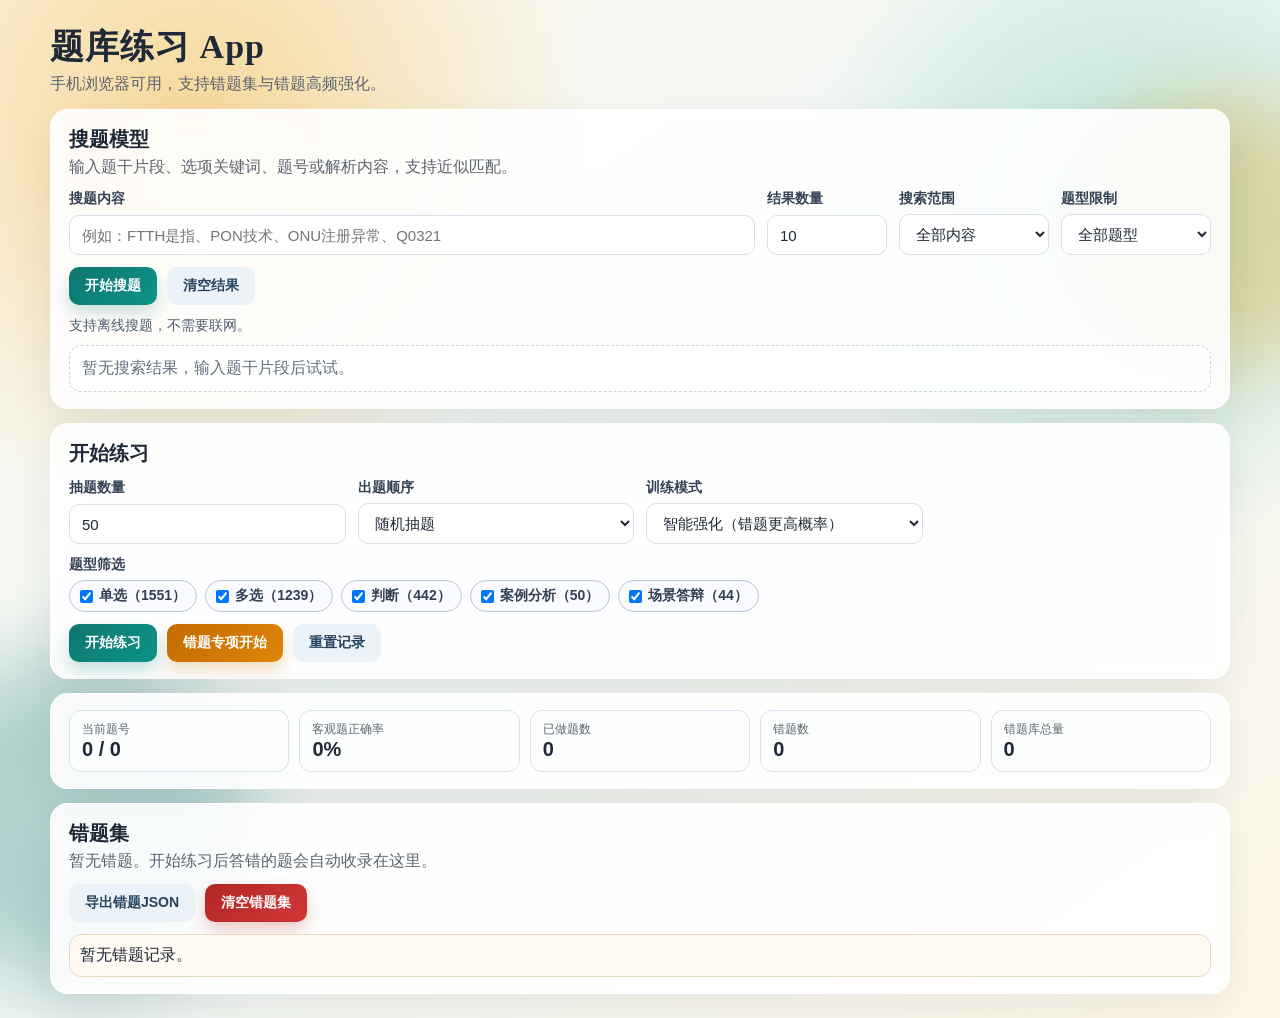
<file: index.html>
<!doctype html>
<html lang="zh-CN">
  <head>
    <meta charset="UTF-8" />
    <meta name="viewport" content="width=device-width, initial-scale=1.0" />
    <title>题库练习 App</title>
    <link rel="stylesheet" href="./styles.css" />
    <script defer src="./data/questions.js"></script>
    <script defer src="./app.js"></script>
  </head>
  <body>
    <div class="shape shape-a" aria-hidden="true"></div>
    <div class="shape shape-b" aria-hidden="true"></div>
    <main class="app-shell">
      <header class="hero">
        <h1>题库练习 App</h1>
        <p>手机浏览器可用，支持错题集与错题高频强化。</p>
      </header>

      <section class="panel search-panel">
        <div class="search-head">
          <h2>搜题模型</h2>
          <p>输入题干片段、选项关键词、题号或解析内容，支持近似匹配。</p>
        </div>
        <div class="search-grid">
          <div class="field search-field">
            <label for="search-input">搜题内容</label>
            <input
              id="search-input"
              type="text"
              placeholder="例如：FTTH是指、PON技术、ONU注册异常、Q0321"
            />
          </div>
          <div class="field">
            <label for="search-limit">结果数量</label>
            <input id="search-limit" type="number" min="1" max="50" value="10" />
          </div>
          <div class="field">
            <label for="search-scope">搜索范围</label>
            <select id="search-scope">
              <option value="all">全部内容</option>
              <option value="stem">仅题干</option>
              <option value="options">仅选项</option>
              <option value="analysis">仅解析</option>
              <option value="answer">仅答案</option>
            </select>
          </div>
          <div class="field">
            <label for="search-type-filter">题型限制</label>
            <select id="search-type-filter">
              <option value="all">全部题型</option>
            </select>
          </div>
        </div>
        <div class="setup-actions">
          <button id="search-btn" class="btn btn-primary">开始搜题</button>
          <button id="clear-search-btn" class="btn btn-ghost">清空结果</button>
        </div>
        <p id="search-summary" class="search-summary">支持离线搜题，不需要联网。</p>
        <div id="search-results" class="search-results"></div>
      </section>

      <section class="panel setup-panel">
        <h2>开始练习</h2>
        <div class="setup-grid">
          <div class="field">
            <label for="question-count">抽题数量</label>
            <input id="question-count" type="number" min="1" value="50" />
          </div>

          <div class="field">
            <label for="order-mode">出题顺序</label>
            <select id="order-mode">
              <option value="random">随机抽题</option>
              <option value="sequence">按原顺序</option>
            </select>
          </div>

          <div class="field">
            <label for="practice-mode">训练模式</label>
            <select id="practice-mode">
              <option value="smart">智能强化（错题更高概率）</option>
              <option value="normal">均匀随机</option>
              <option value="wrong-only">仅错题集</option>
            </select>
          </div>

          <div class="field type-field">
            <span>题型筛选</span>
            <div id="type-filters" class="type-filters"></div>
          </div>
        </div>
        <div class="setup-actions">
          <button id="start-btn" class="btn btn-primary">开始练习</button>
          <button id="start-wrong-btn" class="btn btn-warm">错题专项开始</button>
          <button id="reset-btn" class="btn btn-ghost">重置记录</button>
        </div>
      </section>

      <section class="panel stats-panel">
        <div class="stat">
          <span class="label">当前题号</span>
          <strong id="stat-progress">0 / 0</strong>
        </div>
        <div class="stat">
          <span class="label">客观题正确率</span>
          <strong id="stat-accuracy">0%</strong>
        </div>
        <div class="stat">
          <span class="label">已做题数</span>
          <strong id="stat-done">0</strong>
        </div>
        <div class="stat">
          <span class="label">错题数</span>
          <strong id="stat-wrong">0</strong>
        </div>
        <div class="stat">
          <span class="label">错题库总量</span>
          <strong id="stat-wrong-bank">0</strong>
        </div>
      </section>

      <section id="question-panel" class="panel question-panel hidden">
        <div class="question-top">
          <div class="meta-group">
            <span id="meta-type" class="chip"></span>
            <span id="meta-category" class="chip chip-soft"></span>
            <span id="meta-level" class="chip chip-soft"></span>
          </div>
          <div class="jump-group">
            <label for="jump-input">跳题</label>
            <input id="jump-input" type="number" min="1" value="1" />
            <button id="jump-btn" class="btn btn-mini">跳转</button>
          </div>
        </div>

        <h3 id="question-title"></h3>
        <pre id="question-stem" class="question-stem"></pre>

        <div id="options-wrap" class="options-wrap"></div>

        <div id="subjective-wrap" class="subjective-wrap hidden">
          <label for="subjective-note">你的答题思路（可选记录）</label>
          <textarea
            id="subjective-note"
            rows="5"
            placeholder="可以写你的关键步骤、沟通话术、判断依据..."
          ></textarea>
        </div>

        <div class="actions">
          <button id="check-btn" class="btn btn-primary">提交并判定</button>
          <button id="show-answer-btn" class="btn btn-ghost">查看答案/解析</button>
          <button id="prev-btn" class="btn btn-ghost">上一题</button>
          <button id="next-btn" class="btn btn-primary">下一题</button>
        </div>

        <div id="result-box" class="result-box hidden"></div>
      </section>

      <section class="panel wrongbook-panel">
        <div class="wrongbook-head">
          <h2>错题集</h2>
          <p id="wrongbook-summary">暂无错题。</p>
        </div>
        <div class="wrongbook-actions">
          <button id="export-wrong-btn" class="btn btn-ghost">导出错题JSON</button>
          <button id="clear-wrong-btn" class="btn btn-danger">清空错题集</button>
        </div>
        <div id="wrongbook-list" class="wrongbook-list"></div>
      </section>
    </main>
  </body>
</html>
</file>
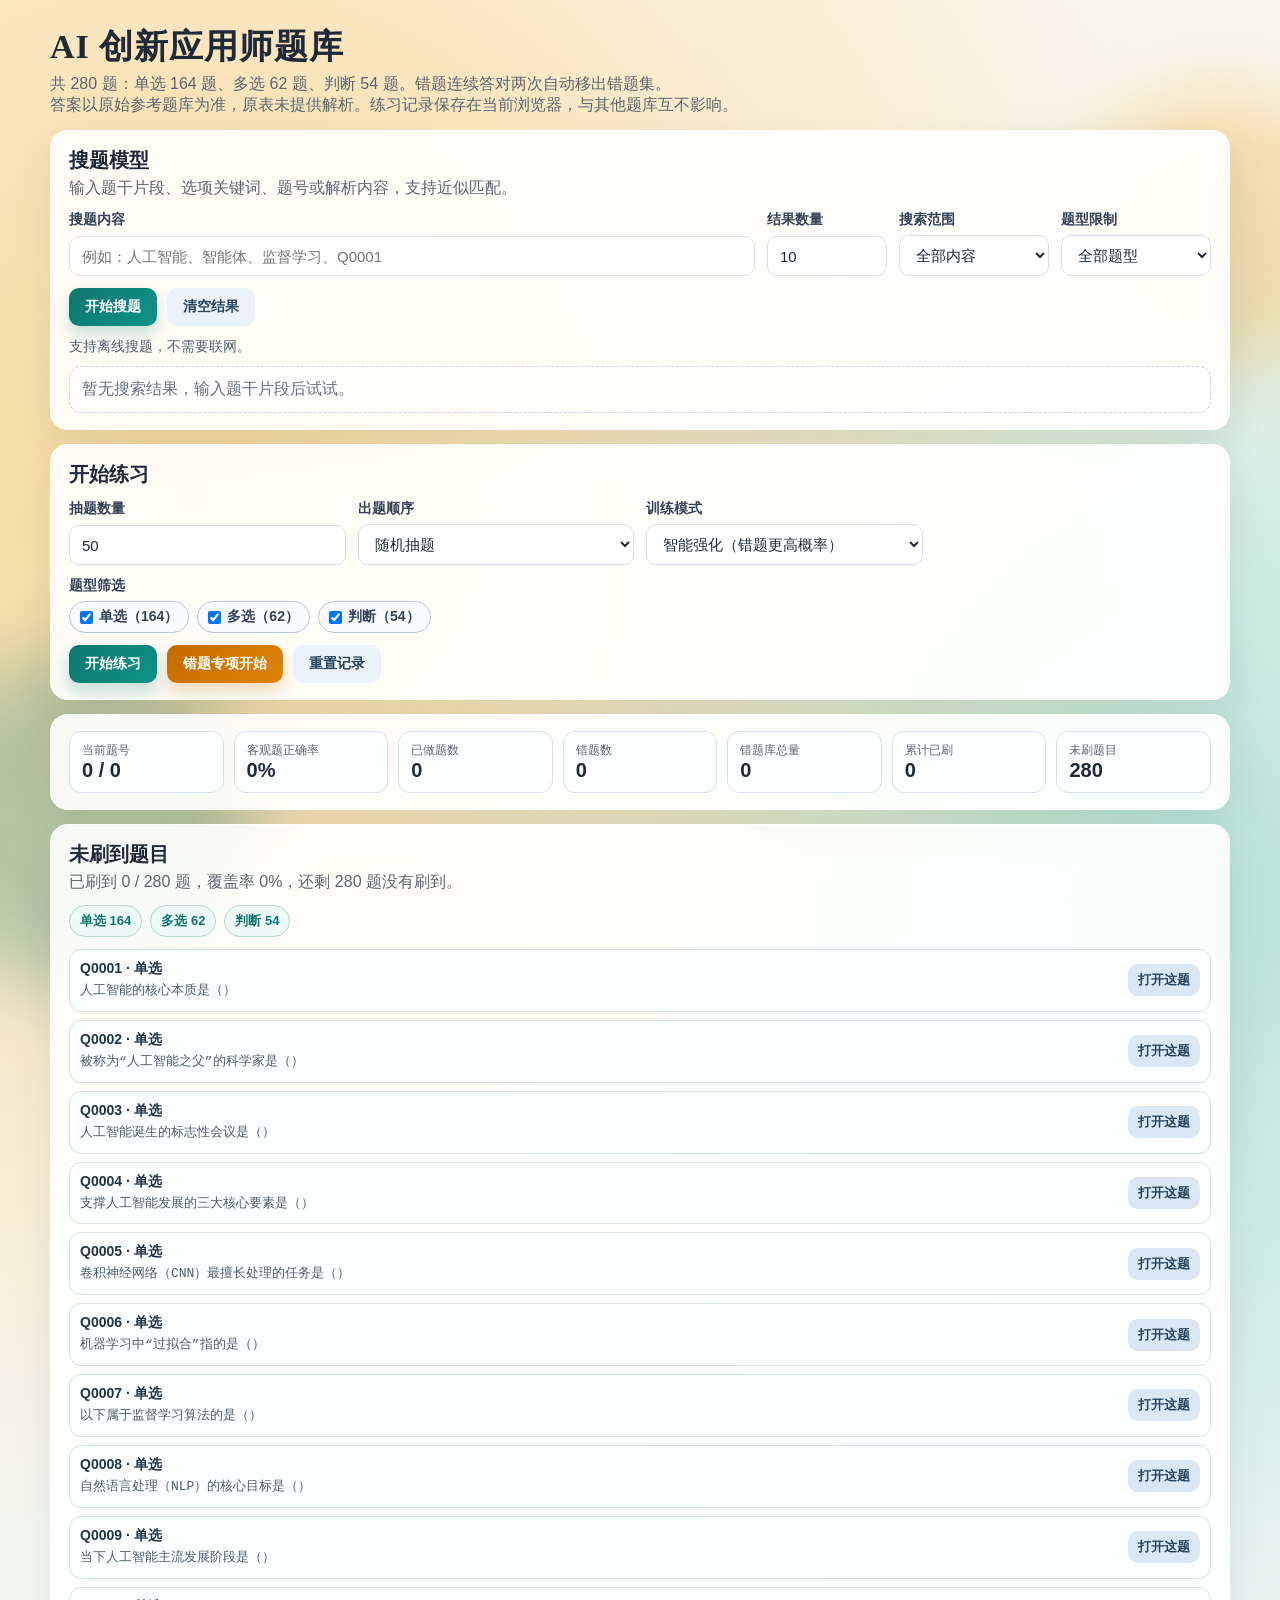
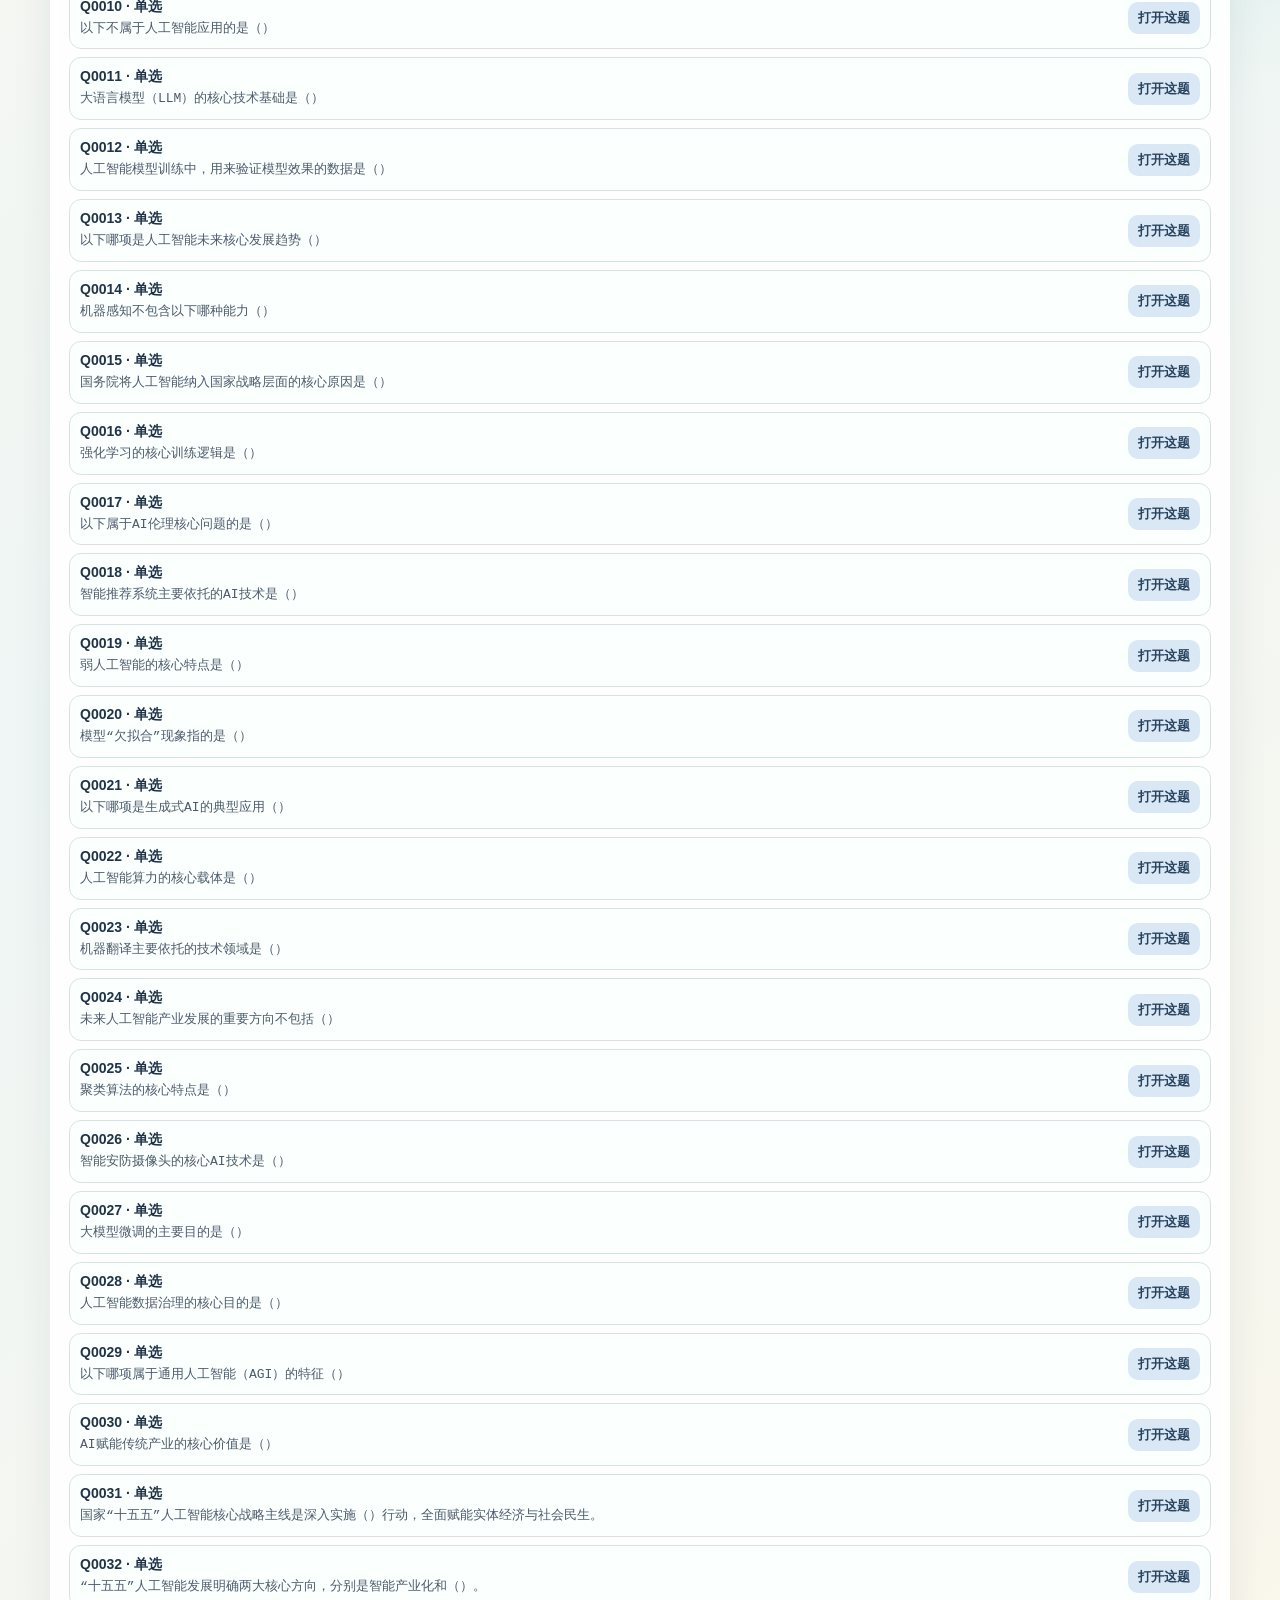
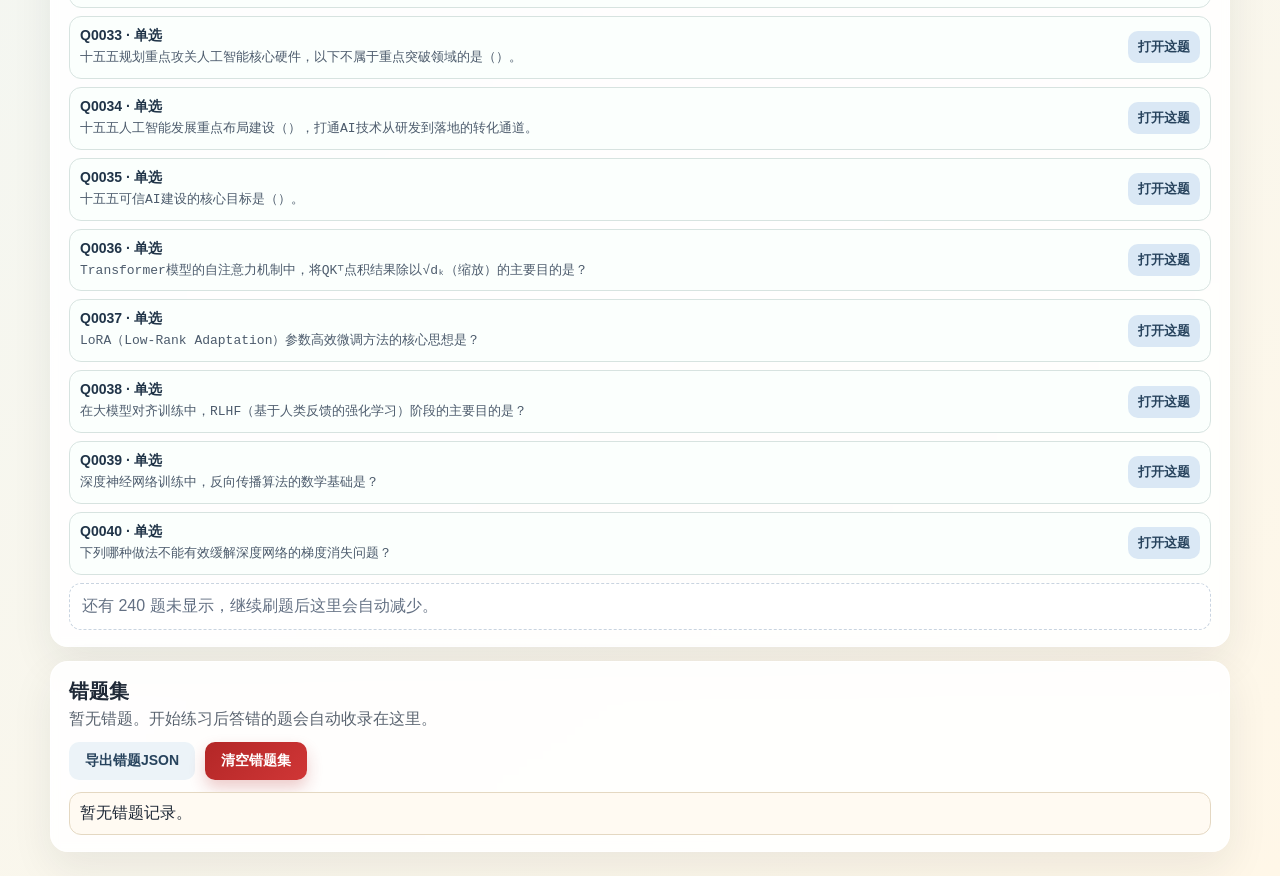
<file: ai-innovation/index.html>
<!doctype html>
<html lang="zh-CN">
  <head>
    <meta charset="UTF-8" />
    <meta name="viewport" content="width=device-width, initial-scale=1.0" />
    <title>AI 创新应用师题库</title>
    <link rel="stylesheet" href="./styles.css" />
    <script>
      window.QUIZ_APP_STORAGE_KEY = "quiz_trainer_ai_innovation_state_v1";
    </script>
    <script defer src="./data/questions.js"></script>
    <script defer src="./app.js"></script>
  </head>
  <body>
    <div class="shape shape-a" aria-hidden="true"></div>
    <div class="shape shape-b" aria-hidden="true"></div>
    <main class="app-shell">
      <header class="hero">
        <h1>AI 创新应用师题库</h1>
        <p>共 280 题：单选 164 题、多选 62 题、判断 54 题。错题连续答对两次自动移出错题集。</p>
        <p>答案以原始参考题库为准，原表未提供解析。练习记录保存在当前浏览器，与其他题库互不影响。</p>
      </header>

      <section class="panel search-panel">
        <div class="search-head">
          <h2>搜题模型</h2>
          <p>输入题干片段、选项关键词、题号或解析内容，支持近似匹配。</p>
        </div>
        <div class="search-grid">
          <div class="field search-field">
            <label for="search-input">搜题内容</label>
            <input
              id="search-input"
              type="text"
              placeholder="例如：人工智能、智能体、监督学习、Q0001"
            />
          </div>
          <div class="field">
            <label for="search-limit">结果数量</label>
            <input id="search-limit" type="number" min="1" max="50" value="10" />
          </div>
          <div class="field">
            <label for="search-scope">搜索范围</label>
            <select id="search-scope">
              <option value="all">全部内容</option>
              <option value="stem">仅题干</option>
              <option value="options">仅选项</option>
              <option value="analysis">仅解析</option>
              <option value="answer">仅答案</option>
            </select>
          </div>
          <div class="field">
            <label for="search-type-filter">题型限制</label>
            <select id="search-type-filter">
              <option value="all">全部题型</option>
            </select>
          </div>
        </div>
        <div class="setup-actions">
          <button id="search-btn" class="btn btn-primary">开始搜题</button>
          <button id="clear-search-btn" class="btn btn-ghost">清空结果</button>
        </div>
        <p id="search-summary" class="search-summary">支持离线搜题，不需要联网。</p>
        <div id="search-results" class="search-results"></div>
      </section>

      <section class="panel setup-panel">
        <h2>开始练习</h2>
        <div class="setup-grid">
          <div class="field">
            <label for="question-count">抽题数量</label>
            <input id="question-count" type="number" min="1" value="50" />
          </div>

          <div class="field">
            <label for="order-mode">出题顺序</label>
            <select id="order-mode">
              <option value="random">随机抽题</option>
              <option value="sequence">按原顺序</option>
            </select>
          </div>

          <div class="field">
            <label for="practice-mode">训练模式</label>
            <select id="practice-mode">
              <option value="smart">智能强化（错题更高概率）</option>
              <option value="normal">均匀随机</option>
              <option value="wrong-only">仅错题集</option>
            </select>
          </div>

          <div class="field type-field">
            <span>题型筛选</span>
            <div id="type-filters" class="type-filters"></div>
          </div>
        </div>
        <div class="setup-actions">
          <button id="start-btn" class="btn btn-primary">开始练习</button>
          <button id="start-wrong-btn" class="btn btn-warm">错题专项开始</button>
          <button id="reset-btn" class="btn btn-ghost">重置记录</button>
        </div>
      </section>

      <section class="panel stats-panel">
        <div class="stat">
          <span class="label">当前题号</span>
          <strong id="stat-progress">0 / 0</strong>
        </div>
        <div class="stat">
          <span class="label">客观题正确率</span>
          <strong id="stat-accuracy">0%</strong>
        </div>
        <div class="stat">
          <span class="label">已做题数</span>
          <strong id="stat-done">0</strong>
        </div>
        <div class="stat">
          <span class="label">错题数</span>
          <strong id="stat-wrong">0</strong>
        </div>
        <div class="stat">
          <span class="label">错题库总量</span>
          <strong id="stat-wrong-bank">0</strong>
        </div>
        <div class="stat">
          <span class="label">累计已刷</span>
          <strong id="stat-seen">0</strong>
        </div>
        <div class="stat">
          <span class="label">未刷题目</span>
          <strong id="stat-unseen">0</strong>
        </div>
      </section>

      <section id="question-panel" class="panel question-panel hidden">
        <div class="question-top">
          <div class="meta-group">
            <span id="meta-type" class="chip"></span>
            <span id="meta-category" class="chip chip-soft"></span>
            <span id="meta-level" class="chip chip-soft"></span>
          </div>
          <div class="jump-group">
            <label for="jump-input">跳题</label>
            <input id="jump-input" type="number" min="1" value="1" />
            <button id="jump-btn" class="btn btn-mini">跳转</button>
          </div>
        </div>

        <h3 id="question-title"></h3>
        <pre id="question-stem" class="question-stem"></pre>

        <div id="options-wrap" class="options-wrap"></div>

        <div id="subjective-wrap" class="subjective-wrap hidden">
          <label for="subjective-note">你的答题思路（可选记录）</label>
          <textarea
            id="subjective-note"
            rows="5"
            placeholder="可以写你的关键步骤、沟通话术、判断依据..."
          ></textarea>
        </div>

        <div class="actions">
          <button id="check-btn" class="btn btn-primary">提交并判定</button>
          <button id="show-answer-btn" class="btn btn-ghost">查看答案/解析</button>
          <button id="prev-btn" class="btn btn-ghost">上一题</button>
          <button id="next-btn" class="btn btn-primary">下一题</button>
        </div>

        <div id="result-box" class="result-box hidden"></div>
      </section>

      <section class="panel coverage-panel">
        <div class="coverage-head">
          <h2>未刷到题目</h2>
          <p id="unseen-summary">还没有开始统计。</p>
        </div>
        <div id="unseen-breakdown" class="coverage-breakdown"></div>
        <div id="unseen-list" class="unseen-list"></div>
      </section>

      <section class="panel wrongbook-panel">
        <div class="wrongbook-head">
          <h2>错题集</h2>
          <p id="wrongbook-summary">暂无错题。</p>
        </div>
        <div class="wrongbook-actions">
          <button id="export-wrong-btn" class="btn btn-ghost">导出错题JSON</button>
          <button id="clear-wrong-btn" class="btn btn-danger">清空错题集</button>
        </div>
        <div id="wrongbook-list" class="wrongbook-list"></div>
      </section>
    </main>
  </body>
</html>
</file>
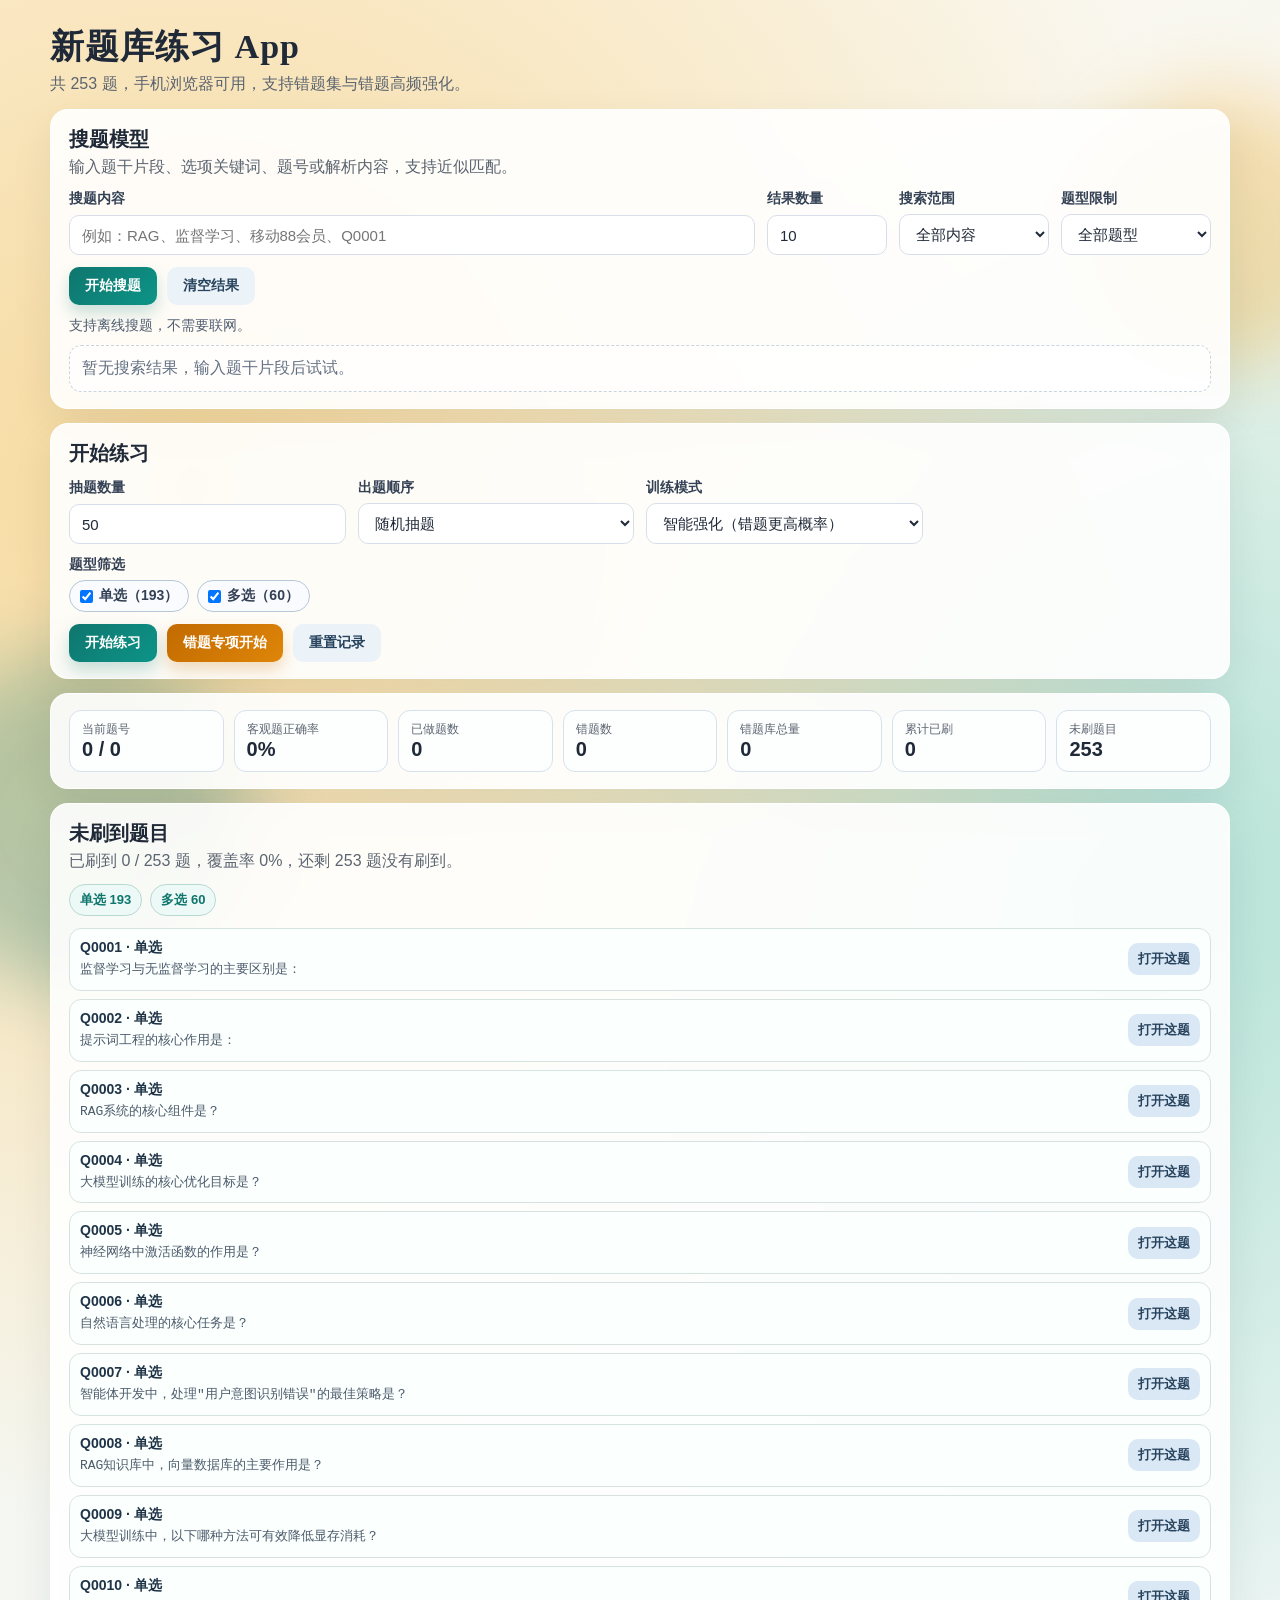
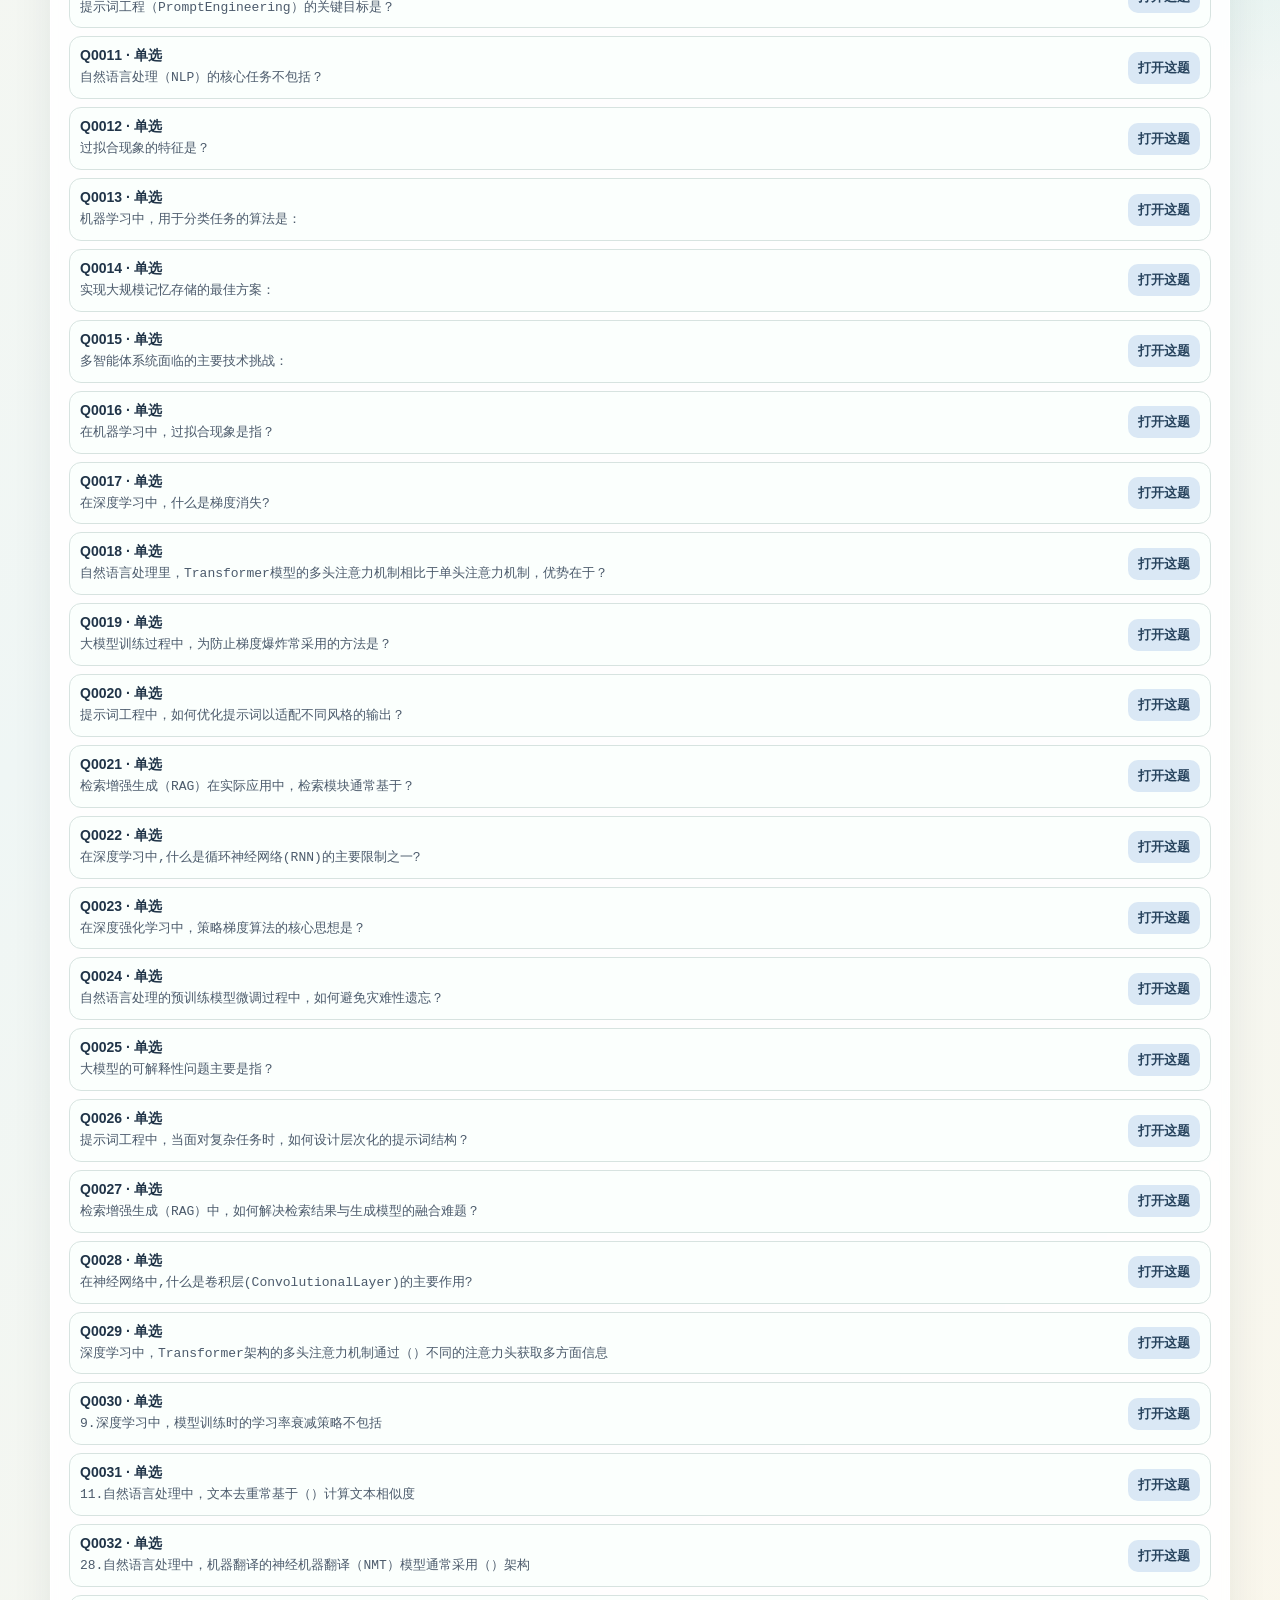
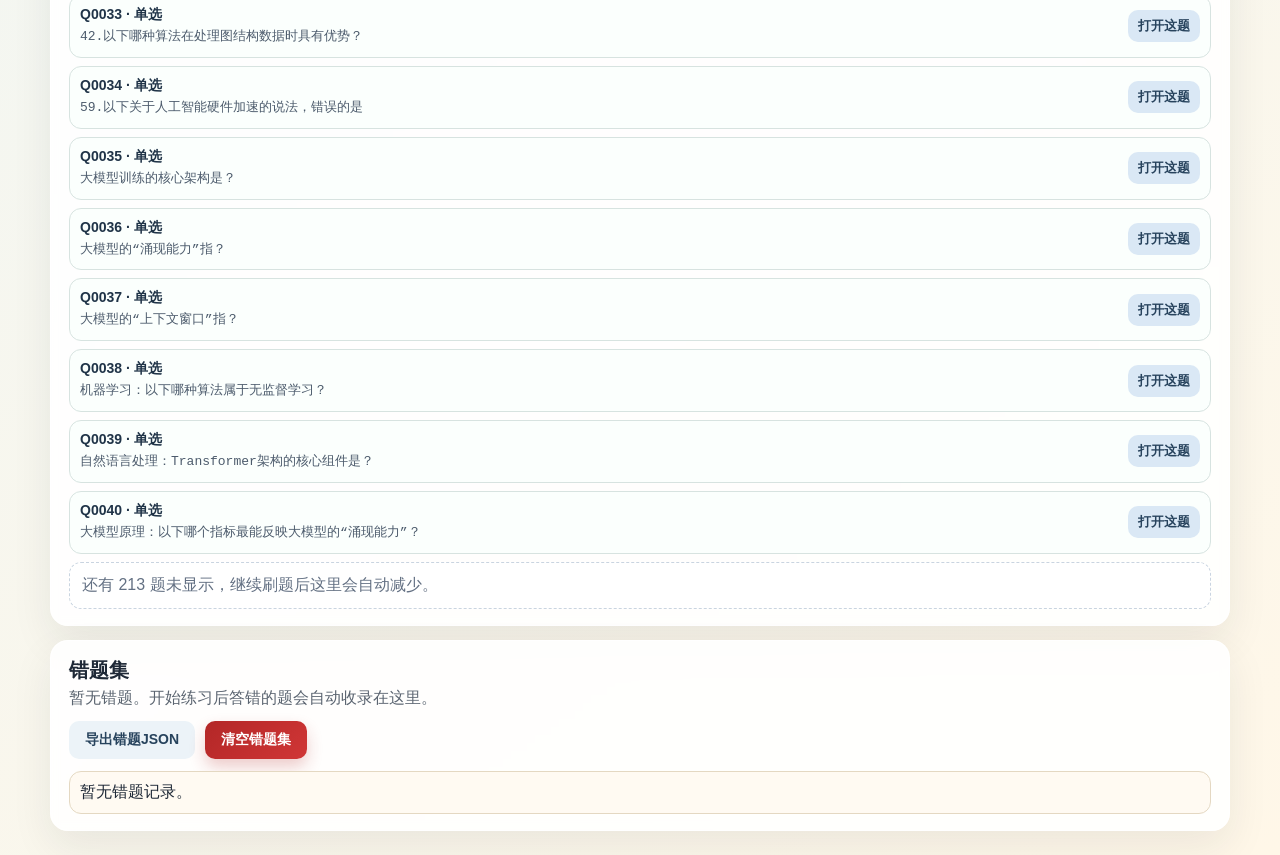
<file: new-bank/index.html>
<!doctype html>
<html lang="zh-CN">
  <head>
    <meta charset="UTF-8" />
    <meta name="viewport" content="width=device-width, initial-scale=1.0" />
    <title>新题库练习 App</title>
    <link rel="stylesheet" href="./styles.css" />
    <script>
      window.QUIZ_APP_STORAGE_KEY = "quiz_trainer_new_bank_state_v1";
    </script>
    <script defer src="./data/questions.js"></script>
    <script defer src="./app.js"></script>
  </head>
  <body>
    <div class="shape shape-a" aria-hidden="true"></div>
    <div class="shape shape-b" aria-hidden="true"></div>
    <main class="app-shell">
      <header class="hero">
        <h1>新题库练习 App</h1>
        <p>共 253 题，手机浏览器可用，支持错题集与错题高频强化。</p>
      </header>

      <section class="panel search-panel">
        <div class="search-head">
          <h2>搜题模型</h2>
          <p>输入题干片段、选项关键词、题号或解析内容，支持近似匹配。</p>
        </div>
        <div class="search-grid">
          <div class="field search-field">
            <label for="search-input">搜题内容</label>
            <input
              id="search-input"
              type="text"
              placeholder="例如：RAG、监督学习、移动88会员、Q0001"
            />
          </div>
          <div class="field">
            <label for="search-limit">结果数量</label>
            <input id="search-limit" type="number" min="1" max="50" value="10" />
          </div>
          <div class="field">
            <label for="search-scope">搜索范围</label>
            <select id="search-scope">
              <option value="all">全部内容</option>
              <option value="stem">仅题干</option>
              <option value="options">仅选项</option>
              <option value="analysis">仅解析</option>
              <option value="answer">仅答案</option>
            </select>
          </div>
          <div class="field">
            <label for="search-type-filter">题型限制</label>
            <select id="search-type-filter">
              <option value="all">全部题型</option>
            </select>
          </div>
        </div>
        <div class="setup-actions">
          <button id="search-btn" class="btn btn-primary">开始搜题</button>
          <button id="clear-search-btn" class="btn btn-ghost">清空结果</button>
        </div>
        <p id="search-summary" class="search-summary">支持离线搜题，不需要联网。</p>
        <div id="search-results" class="search-results"></div>
      </section>

      <section class="panel setup-panel">
        <h2>开始练习</h2>
        <div class="setup-grid">
          <div class="field">
            <label for="question-count">抽题数量</label>
            <input id="question-count" type="number" min="1" value="50" />
          </div>

          <div class="field">
            <label for="order-mode">出题顺序</label>
            <select id="order-mode">
              <option value="random">随机抽题</option>
              <option value="sequence">按原顺序</option>
            </select>
          </div>

          <div class="field">
            <label for="practice-mode">训练模式</label>
            <select id="practice-mode">
              <option value="smart">智能强化（错题更高概率）</option>
              <option value="normal">均匀随机</option>
              <option value="wrong-only">仅错题集</option>
            </select>
          </div>

          <div class="field type-field">
            <span>题型筛选</span>
            <div id="type-filters" class="type-filters"></div>
          </div>
        </div>
        <div class="setup-actions">
          <button id="start-btn" class="btn btn-primary">开始练习</button>
          <button id="start-wrong-btn" class="btn btn-warm">错题专项开始</button>
          <button id="reset-btn" class="btn btn-ghost">重置记录</button>
        </div>
      </section>

      <section class="panel stats-panel">
        <div class="stat">
          <span class="label">当前题号</span>
          <strong id="stat-progress">0 / 0</strong>
        </div>
        <div class="stat">
          <span class="label">客观题正确率</span>
          <strong id="stat-accuracy">0%</strong>
        </div>
        <div class="stat">
          <span class="label">已做题数</span>
          <strong id="stat-done">0</strong>
        </div>
        <div class="stat">
          <span class="label">错题数</span>
          <strong id="stat-wrong">0</strong>
        </div>
        <div class="stat">
          <span class="label">错题库总量</span>
          <strong id="stat-wrong-bank">0</strong>
        </div>
        <div class="stat">
          <span class="label">累计已刷</span>
          <strong id="stat-seen">0</strong>
        </div>
        <div class="stat">
          <span class="label">未刷题目</span>
          <strong id="stat-unseen">0</strong>
        </div>
      </section>

      <section id="question-panel" class="panel question-panel hidden">
        <div class="question-top">
          <div class="meta-group">
            <span id="meta-type" class="chip"></span>
            <span id="meta-category" class="chip chip-soft"></span>
            <span id="meta-level" class="chip chip-soft"></span>
          </div>
          <div class="jump-group">
            <label for="jump-input">跳题</label>
            <input id="jump-input" type="number" min="1" value="1" />
            <button id="jump-btn" class="btn btn-mini">跳转</button>
          </div>
        </div>

        <h3 id="question-title"></h3>
        <pre id="question-stem" class="question-stem"></pre>

        <div id="options-wrap" class="options-wrap"></div>

        <div id="subjective-wrap" class="subjective-wrap hidden">
          <label for="subjective-note">你的答题思路（可选记录）</label>
          <textarea
            id="subjective-note"
            rows="5"
            placeholder="可以写你的关键步骤、沟通话术、判断依据..."
          ></textarea>
        </div>

        <div class="actions">
          <button id="check-btn" class="btn btn-primary">提交并判定</button>
          <button id="show-answer-btn" class="btn btn-ghost">查看答案/解析</button>
          <button id="prev-btn" class="btn btn-ghost">上一题</button>
          <button id="next-btn" class="btn btn-primary">下一题</button>
        </div>

        <div id="result-box" class="result-box hidden"></div>
      </section>

      <section class="panel coverage-panel">
        <div class="coverage-head">
          <h2>未刷到题目</h2>
          <p id="unseen-summary">还没有开始统计。</p>
        </div>
        <div id="unseen-breakdown" class="coverage-breakdown"></div>
        <div id="unseen-list" class="unseen-list"></div>
      </section>

      <section class="panel wrongbook-panel">
        <div class="wrongbook-head">
          <h2>错题集</h2>
          <p id="wrongbook-summary">暂无错题。</p>
        </div>
        <div class="wrongbook-actions">
          <button id="export-wrong-btn" class="btn btn-ghost">导出错题JSON</button>
          <button id="clear-wrong-btn" class="btn btn-danger">清空错题集</button>
        </div>
        <div id="wrongbook-list" class="wrongbook-list"></div>
      </section>
    </main>
  </body>
</html>
</file>
<file: styles.css>
:root {
  --bg: #f8f4ea;
  --panel: rgba(255, 255, 255, 0.9);
  --ink: #1f2937;
  --subtle: #5b6470;
  --brand: #0f766e;
  --brand-2: #f59e0b;
  --danger: #c2410c;
  --ok: #047857;
  --line: #d8dee9;
}

* {
  box-sizing: border-box;
}

body {
  margin: 0;
  min-height: 100vh;
  color: var(--ink);
  font-family: "Noto Sans SC", "PingFang SC", "Hiragino Sans GB", "Microsoft YaHei", sans-serif;
  background:
    radial-gradient(circle at 15% 12%, #f6d89a 0, transparent 28%),
    radial-gradient(circle at 88% 22%, #b3e2d6 0, transparent 24%),
    linear-gradient(145deg, #fef8ec 0%, #eff6f5 48%, #fff7e8 100%);
  padding: 24px;
}

.shape {
  position: fixed;
  border-radius: 999px;
  filter: blur(38px);
  z-index: 0;
  opacity: 0.28;
  pointer-events: none;
}

.shape-a {
  width: 280px;
  height: 280px;
  right: -80px;
  top: 90px;
  background: #f59e0b;
}

.shape-b {
  width: 340px;
  height: 340px;
  left: -90px;
  bottom: -90px;
  background: #0f766e;
}

.app-shell {
  position: relative;
  z-index: 1;
  max-width: 1180px;
  margin: 0 auto;
  display: grid;
  gap: 14px;
}

.panel {
  background: var(--panel);
  border: 1px solid rgba(255, 255, 255, 0.95);
  border-radius: 18px;
  box-shadow: 0 16px 42px rgba(31, 41, 55, 0.08);
  padding: 16px 18px;
  backdrop-filter: blur(4px);
  animation: rise 360ms ease;
}

.hero h1 {
  margin: 0 0 4px;
  font-family: "STKaiti", "KaiTi", "Noto Serif SC", serif;
  font-size: 34px;
  letter-spacing: 0.03em;
}

.hero p {
  margin: 0;
  color: var(--subtle);
}

.search-head h2 {
  margin: 0;
  font-size: 20px;
}

.search-head p {
  margin: 4px 0 0;
  color: var(--subtle);
}

.search-grid {
  margin-top: 12px;
  display: grid;
  grid-template-columns: minmax(0, 1.3fr) 120px 150px 150px;
  gap: 12px;
}

.search-field {
  min-width: 0;
}

.search-summary {
  margin: 12px 0 0;
  color: #4f5d70;
  font-size: 14px;
}

.search-results {
  margin-top: 10px;
  display: grid;
  gap: 10px;
}

.search-empty {
  border: 1px dashed #c9d4e0;
  border-radius: 12px;
  padding: 12px;
  color: #637083;
  background: rgba(255, 255, 255, 0.65);
}

.search-item {
  border: 1px solid #d8e3ed;
  border-radius: 14px;
  padding: 12px;
  background: linear-gradient(180deg, rgba(255, 255, 255, 0.98), rgba(246, 250, 252, 0.96));
}

.search-item-top {
  display: flex;
  justify-content: space-between;
  gap: 10px;
  align-items: center;
}

.search-item-title {
  font-size: 15px;
  font-weight: 700;
  color: #223247;
}

.search-score {
  flex: none;
  border-radius: 999px;
  padding: 5px 10px;
  background: #e6f5f1;
  color: #0f766e;
  font-size: 12px;
  font-weight: 700;
}

.search-item-meta {
  margin-top: 8px;
  display: flex;
  flex-wrap: wrap;
  gap: 6px;
}

.search-item-snippet {
  margin: 10px 0 0;
  white-space: pre-wrap;
  color: #2f3e52;
  line-height: 1.55;
  font-size: 14px;
}

.search-mark {
  background: linear-gradient(180deg, #fff0a8, #ffd875);
  color: #5e3b00;
  border-radius: 4px;
  padding: 0 2px;
  box-decoration-break: clone;
}

.search-item-actions {
  margin-top: 10px;
  display: flex;
  flex-wrap: wrap;
  gap: 8px;
}

.search-answer {
  margin-top: 10px;
  border: 1px solid #e4dfc9;
  border-radius: 12px;
  padding: 10px;
  background: #fffdf5;
}

.search-answer-title {
  margin: 0 0 6px;
  font-size: 13px;
  font-weight: 700;
  color: #9a6403;
}

.search-answer-body {
  margin: 0;
  white-space: pre-wrap;
  color: #38475a;
  line-height: 1.55;
  font-size: 14px;
}

.setup-panel h2 {
  margin: 0 0 12px;
  font-size: 20px;
}

.setup-grid {
  display: grid;
  grid-template-columns: repeat(4, minmax(0, 1fr));
  gap: 12px;
}

.field {
  display: grid;
  gap: 6px;
}

.field label,
.field span {
  color: #344155;
  font-size: 14px;
  font-weight: 700;
}

input,
select,
textarea {
  width: 100%;
  border: 1px solid var(--line);
  border-radius: 10px;
  padding: 10px 12px;
  font-size: 15px;
  font-family: inherit;
  background: #fff;
  color: var(--ink);
}

input:focus,
select:focus,
textarea:focus {
  outline: 2px solid rgba(15, 118, 110, 0.28);
  border-color: #99d4cd;
}

.type-field {
  grid-column: span 4;
}

.type-filters {
  display: flex;
  flex-wrap: wrap;
  gap: 8px;
}

.type-pill {
  display: inline-flex;
  align-items: center;
  gap: 6px;
  border: 1px solid #b7c7d7;
  border-radius: 999px;
  padding: 6px 10px;
  background: #f9fbff;
  font-size: 13px;
}

.type-pill input {
  width: auto;
  margin: 0;
}

.setup-actions,
.actions {
  margin-top: 12px;
  display: flex;
  flex-wrap: wrap;
  gap: 10px;
}

.btn {
  border: 0;
  border-radius: 10px;
  padding: 10px 16px;
  font-size: 14px;
  font-weight: 700;
  cursor: pointer;
  transition: transform 140ms ease, box-shadow 140ms ease, opacity 140ms ease;
}

.btn:hover {
  transform: translateY(-1px);
}

.btn:active {
  transform: translateY(0);
}

.btn-primary {
  color: #fff;
  background: linear-gradient(135deg, #0f766e 0%, #0d9488 100%);
  box-shadow: 0 8px 16px rgba(15, 118, 110, 0.22);
}

.btn-warm {
  color: #fff;
  background: linear-gradient(135deg, #c26b00 0%, #de8509 100%);
  box-shadow: 0 8px 16px rgba(194, 107, 0, 0.24);
}

.btn-ghost {
  color: #27435d;
  background: #ecf3f8;
}

.btn-danger {
  color: #fff;
  background: linear-gradient(135deg, #b32727 0%, #d03636 100%);
  box-shadow: 0 8px 16px rgba(179, 39, 39, 0.24);
}

.btn-mini {
  padding: 7px 10px;
  font-size: 13px;
  background: #dae8f5;
  color: #27435d;
}

.stats-panel {
  display: grid;
  grid-template-columns: repeat(5, minmax(0, 1fr));
  gap: 10px;
}

.stat {
  border: 1px solid #d6e1ec;
  border-radius: 12px;
  padding: 10px 12px;
  background: #fdfefe;
}

.stat .label {
  display: block;
  color: var(--subtle);
  font-size: 12px;
}

.stat strong {
  font-size: 20px;
}

.question-top {
  display: flex;
  justify-content: space-between;
  gap: 10px;
  align-items: center;
}

.meta-group {
  display: flex;
  flex-wrap: wrap;
  gap: 8px;
}

.chip {
  display: inline-flex;
  align-items: center;
  border-radius: 999px;
  padding: 5px 10px;
  font-size: 12px;
  font-weight: 700;
  background: #d7f2ee;
  color: #0f766e;
}

.chip-soft {
  background: #f7ead0;
  color: #9a6403;
}

.jump-group {
  display: flex;
  gap: 6px;
  align-items: center;
}

.jump-group input {
  width: 84px;
}

#question-title {
  margin: 14px 0 8px;
  font-size: 20px;
  font-family: "STKaiti", "KaiTi", "Noto Serif SC", serif;
}

.question-stem {
  margin: 0;
  white-space: pre-wrap;
  word-break: break-word;
  background: #fffdf8;
  border: 1px solid #efe2c8;
  border-radius: 12px;
  padding: 12px;
  font-family: inherit;
  line-height: 1.6;
  color: #1d2a35;
}

.options-wrap {
  margin-top: 12px;
  display: grid;
  gap: 8px;
}

.option-item {
  display: flex;
  gap: 10px;
  align-items: flex-start;
  border: 1px solid #d9e3ee;
  border-radius: 12px;
  padding: 10px;
  background: #ffffff;
  transition: border-color 140ms ease, background-color 140ms ease;
}

.option-item:hover {
  border-color: #9ec2dd;
}

.option-item input {
  width: auto;
  margin-top: 3px;
}

.option-item .option-text {
  white-space: pre-wrap;
  line-height: 1.5;
}

.subjective-wrap {
  margin-top: 12px;
}

.result-box {
  margin-top: 12px;
  border-radius: 12px;
  padding: 12px;
  border: 1px solid #dce5ee;
  background: #fbfdff;
  white-space: pre-wrap;
  line-height: 1.6;
}

.result-box.ok {
  border-color: #9ad8c5;
  background: #f0fbf7;
}

.result-box.bad {
  border-color: #f1c2ab;
  background: #fff5ef;
}

.result-box.subjective {
  border-color: #f2deb4;
  background: #fff9ec;
}

.hidden {
  display: none;
}

.wrongbook-panel {
  display: grid;
  gap: 12px;
}

.wrongbook-head h2 {
  margin: 0;
  font-size: 20px;
}

.wrongbook-head p {
  margin: 4px 0 0;
  color: var(--subtle);
}

.wrongbook-actions {
  display: flex;
  flex-wrap: wrap;
  gap: 10px;
}

.wrongbook-list {
  display: grid;
  gap: 8px;
}

.wrong-item {
  border: 1px solid #e4d8c2;
  border-radius: 12px;
  padding: 10px;
  background: #fffaf2;
}

.wrong-item-top {
  display: flex;
  justify-content: space-between;
  gap: 8px;
  align-items: center;
  margin-bottom: 8px;
}

.wrong-item-title {
  font-weight: 700;
  font-size: 14px;
  color: #2f4157;
}

.wrong-item-meta {
  font-size: 12px;
  color: #6b7280;
}

.wrong-item-stem {
  margin: 0;
  white-space: pre-wrap;
  line-height: 1.45;
  font-size: 14px;
  color: #1f2937;
}

.wrong-item-actions {
  margin-top: 8px;
  display: flex;
  gap: 8px;
}

@keyframes rise {
  from {
    opacity: 0;
    transform: translateY(8px);
  }
  to {
    opacity: 1;
    transform: translateY(0);
  }
}

@media (max-width: 920px) {
  .search-grid {
    grid-template-columns: 1fr;
  }

  .setup-grid {
    grid-template-columns: 1fr;
  }

  .type-field {
    grid-column: span 1;
  }

  .stats-panel {
    grid-template-columns: repeat(2, minmax(0, 1fr));
  }

  .question-top {
    flex-direction: column;
    align-items: flex-start;
  }
}

@media (max-width: 640px) {
  body {
    padding: 12px;
  }

  .panel {
    border-radius: 14px;
    padding: 12px;
  }

  .hero h1 {
    font-size: 28px;
  }

  .btn {
    width: 100%;
  }

  .search-item-top {
    flex-direction: column;
    align-items: flex-start;
  }

  .jump-group {
    width: 100%;
  }

  .jump-group input {
    width: 100%;
  }

  .wrong-item-top {
    flex-direction: column;
    align-items: flex-start;
  }
}
</file>
<file: ai-innovation/styles.css>
:root {
  --bg: #f8f4ea;
  --panel: rgba(255, 255, 255, 0.9);
  --ink: #1f2937;
  --subtle: #5b6470;
  --brand: #0f766e;
  --brand-2: #f59e0b;
  --danger: #c2410c;
  --ok: #047857;
  --line: #d8dee9;
}

* {
  box-sizing: border-box;
}

body {
  margin: 0;
  min-height: 100vh;
  color: var(--ink);
  font-family: "Noto Sans SC", "PingFang SC", "Hiragino Sans GB", "Microsoft YaHei", sans-serif;
  background:
    radial-gradient(circle at 15% 12%, #f6d89a 0, transparent 28%),
    radial-gradient(circle at 88% 22%, #b3e2d6 0, transparent 24%),
    linear-gradient(145deg, #fef8ec 0%, #eff6f5 48%, #fff7e8 100%);
  padding: 24px;
}

.shape {
  position: fixed;
  border-radius: 999px;
  filter: blur(38px);
  z-index: 0;
  opacity: 0.28;
  pointer-events: none;
}

.shape-a {
  width: 280px;
  height: 280px;
  right: -80px;
  top: 90px;
  background: #f59e0b;
}

.shape-b {
  width: 340px;
  height: 340px;
  left: -90px;
  bottom: -90px;
  background: #0f766e;
}

.app-shell {
  position: relative;
  z-index: 1;
  max-width: 1180px;
  margin: 0 auto;
  display: grid;
  gap: 14px;
}

.panel {
  background: var(--panel);
  border: 1px solid rgba(255, 255, 255, 0.95);
  border-radius: 18px;
  box-shadow: 0 16px 42px rgba(31, 41, 55, 0.08);
  padding: 16px 18px;
  backdrop-filter: blur(4px);
  animation: rise 360ms ease;
}

.hero h1 {
  margin: 0 0 4px;
  font-family: "STKaiti", "KaiTi", "Noto Serif SC", serif;
  font-size: 34px;
  letter-spacing: 0.03em;
}

.hero p {
  margin: 0;
  color: var(--subtle);
}

.search-head h2 {
  margin: 0;
  font-size: 20px;
}

.search-head p {
  margin: 4px 0 0;
  color: var(--subtle);
}

.search-grid {
  margin-top: 12px;
  display: grid;
  grid-template-columns: minmax(0, 1.3fr) 120px 150px 150px;
  gap: 12px;
}

.search-field {
  min-width: 0;
}

.search-summary {
  margin: 12px 0 0;
  color: #4f5d70;
  font-size: 14px;
}

.search-results {
  margin-top: 10px;
  display: grid;
  gap: 10px;
}

.search-empty {
  border: 1px dashed #c9d4e0;
  border-radius: 12px;
  padding: 12px;
  color: #637083;
  background: rgba(255, 255, 255, 0.65);
}

.search-item {
  border: 1px solid #d8e3ed;
  border-radius: 14px;
  padding: 12px;
  background: linear-gradient(180deg, rgba(255, 255, 255, 0.98), rgba(246, 250, 252, 0.96));
}

.search-item-top {
  display: flex;
  justify-content: space-between;
  gap: 10px;
  align-items: center;
}

.search-item-title {
  font-size: 15px;
  font-weight: 700;
  color: #223247;
}

.search-score {
  flex: none;
  border-radius: 999px;
  padding: 5px 10px;
  background: #e6f5f1;
  color: #0f766e;
  font-size: 12px;
  font-weight: 700;
}

.search-item-meta {
  margin-top: 8px;
  display: flex;
  flex-wrap: wrap;
  gap: 6px;
}

.search-item-snippet {
  margin: 10px 0 0;
  white-space: pre-wrap;
  color: #2f3e52;
  line-height: 1.55;
  font-size: 14px;
}

.search-mark {
  background: linear-gradient(180deg, #fff0a8, #ffd875);
  color: #5e3b00;
  border-radius: 4px;
  padding: 0 2px;
  box-decoration-break: clone;
}

.search-item-actions {
  margin-top: 10px;
  display: flex;
  flex-wrap: wrap;
  gap: 8px;
}

.search-answer {
  margin-top: 10px;
  border: 1px solid #e4dfc9;
  border-radius: 12px;
  padding: 10px;
  background: #fffdf5;
}

.search-answer-title {
  margin: 0 0 6px;
  font-size: 13px;
  font-weight: 700;
  color: #9a6403;
}

.search-answer-body {
  margin: 0;
  white-space: pre-wrap;
  color: #38475a;
  line-height: 1.55;
  font-size: 14px;
}

.setup-panel h2 {
  margin: 0 0 12px;
  font-size: 20px;
}

.setup-grid {
  display: grid;
  grid-template-columns: repeat(4, minmax(0, 1fr));
  gap: 12px;
}

.field {
  display: grid;
  gap: 6px;
}

.field label,
.field span {
  color: #344155;
  font-size: 14px;
  font-weight: 700;
}

input,
select,
textarea {
  width: 100%;
  border: 1px solid var(--line);
  border-radius: 10px;
  padding: 10px 12px;
  font-size: 15px;
  font-family: inherit;
  background: #fff;
  color: var(--ink);
}

input:focus,
select:focus,
textarea:focus {
  outline: 2px solid rgba(15, 118, 110, 0.28);
  border-color: #99d4cd;
}

.type-field {
  grid-column: span 4;
}

.type-filters {
  display: flex;
  flex-wrap: wrap;
  gap: 8px;
}

.type-pill {
  display: inline-flex;
  align-items: center;
  gap: 6px;
  border: 1px solid #b7c7d7;
  border-radius: 999px;
  padding: 6px 10px;
  background: #f9fbff;
  font-size: 13px;
}

.type-pill input {
  width: auto;
  margin: 0;
}

.setup-actions,
.actions {
  margin-top: 12px;
  display: flex;
  flex-wrap: wrap;
  gap: 10px;
}

.btn {
  border: 0;
  border-radius: 10px;
  padding: 10px 16px;
  font-size: 14px;
  font-weight: 700;
  cursor: pointer;
  transition: transform 140ms ease, box-shadow 140ms ease, opacity 140ms ease;
}

.btn:hover {
  transform: translateY(-1px);
}

.btn:active {
  transform: translateY(0);
}

.btn-primary {
  color: #fff;
  background: linear-gradient(135deg, #0f766e 0%, #0d9488 100%);
  box-shadow: 0 8px 16px rgba(15, 118, 110, 0.22);
}

.btn-warm {
  color: #fff;
  background: linear-gradient(135deg, #c26b00 0%, #de8509 100%);
  box-shadow: 0 8px 16px rgba(194, 107, 0, 0.24);
}

.btn-ghost {
  color: #27435d;
  background: #ecf3f8;
}

.btn-danger {
  color: #fff;
  background: linear-gradient(135deg, #b32727 0%, #d03636 100%);
  box-shadow: 0 8px 16px rgba(179, 39, 39, 0.24);
}

.btn-mini {
  padding: 7px 10px;
  font-size: 13px;
  background: #dae8f5;
  color: #27435d;
}

.stats-panel {
  display: grid;
  grid-template-columns: repeat(auto-fit, minmax(135px, 1fr));
  gap: 10px;
}

.stat {
  border: 1px solid #d6e1ec;
  border-radius: 12px;
  padding: 10px 12px;
  background: #fdfefe;
}

.stat .label {
  display: block;
  color: var(--subtle);
  font-size: 12px;
}

.stat strong {
  font-size: 20px;
}

.question-top {
  display: flex;
  justify-content: space-between;
  gap: 10px;
  align-items: center;
}

.meta-group {
  display: flex;
  flex-wrap: wrap;
  gap: 8px;
}

.chip {
  display: inline-flex;
  align-items: center;
  border-radius: 999px;
  padding: 5px 10px;
  font-size: 12px;
  font-weight: 700;
  background: #d7f2ee;
  color: #0f766e;
}

.chip-soft {
  background: #f7ead0;
  color: #9a6403;
}

.jump-group {
  display: flex;
  gap: 6px;
  align-items: center;
}

.jump-group input {
  width: 84px;
}

#question-title {
  margin: 14px 0 8px;
  font-size: 20px;
  font-family: "STKaiti", "KaiTi", "Noto Serif SC", serif;
}

.question-stem {
  margin: 0;
  white-space: pre-wrap;
  word-break: break-word;
  background: #fffdf8;
  border: 1px solid #efe2c8;
  border-radius: 12px;
  padding: 12px;
  font-family: inherit;
  line-height: 1.6;
  color: #1d2a35;
}

.options-wrap {
  margin-top: 12px;
  display: grid;
  gap: 8px;
}

.option-item {
  display: flex;
  gap: 10px;
  align-items: flex-start;
  border: 1px solid #d9e3ee;
  border-radius: 12px;
  padding: 10px;
  background: #ffffff;
  transition: border-color 140ms ease, background-color 140ms ease;
}

.option-item:hover {
  border-color: #9ec2dd;
}

.option-item input {
  width: auto;
  margin-top: 3px;
}

.option-item .option-text {
  white-space: pre-wrap;
  line-height: 1.5;
}

.subjective-wrap {
  margin-top: 12px;
}

.result-box {
  margin-top: 12px;
  border-radius: 12px;
  padding: 12px;
  border: 1px solid #dce5ee;
  background: #fbfdff;
  white-space: pre-wrap;
  line-height: 1.6;
}

.result-box.ok {
  border-color: #9ad8c5;
  background: #f0fbf7;
}

.result-box.bad {
  border-color: #f1c2ab;
  background: #fff5ef;
}

.result-box.subjective {
  border-color: #f2deb4;
  background: #fff9ec;
}

.coverage-panel {
  display: grid;
  gap: 12px;
}

.coverage-head h2 {
  margin: 0;
  font-size: 20px;
}

.coverage-head p {
  margin: 4px 0 0;
  color: var(--subtle);
}

.coverage-breakdown {
  display: flex;
  flex-wrap: wrap;
  gap: 8px;
}

.coverage-chip {
  display: inline-flex;
  align-items: center;
  border: 1px solid #b8d8d2;
  border-radius: 999px;
  padding: 6px 10px;
  background: #edf9f6;
  color: #0f766e;
  font-size: 13px;
  font-weight: 700;
}

.coverage-chip.done {
  border-color: #f1d08f;
  background: #fff6df;
  color: #a56200;
}

.unseen-list {
  display: grid;
  gap: 8px;
}

.unseen-item {
  display: flex;
  justify-content: space-between;
  gap: 10px;
  align-items: center;
  border: 1px solid #d7e3e0;
  border-radius: 12px;
  padding: 10px;
  background: #fbfffd;
}

.unseen-item-main {
  min-width: 0;
}

.unseen-item-title {
  color: #203448;
  font-size: 14px;
  font-weight: 700;
}

.unseen-item-stem {
  margin: 4px 0 0;
  white-space: pre-wrap;
  color: #4c5b6c;
  font-size: 13px;
  line-height: 1.45;
}

.unseen-empty,
.unseen-more {
  border: 1px dashed #c9d4e0;
  border-radius: 12px;
  padding: 12px;
  color: #637083;
  background: rgba(255, 255, 255, 0.65);
}

.hidden {
  display: none;
}

.wrongbook-panel {
  display: grid;
  gap: 12px;
}

.wrongbook-head h2 {
  margin: 0;
  font-size: 20px;
}

.wrongbook-head p {
  margin: 4px 0 0;
  color: var(--subtle);
}

.wrongbook-actions {
  display: flex;
  flex-wrap: wrap;
  gap: 10px;
}

.wrongbook-list {
  display: grid;
  gap: 8px;
}

.wrong-item {
  border: 1px solid #e4d8c2;
  border-radius: 12px;
  padding: 10px;
  background: #fffaf2;
}

.wrong-item-top {
  display: flex;
  justify-content: space-between;
  gap: 8px;
  align-items: center;
  margin-bottom: 8px;
}

.wrong-item-title {
  font-weight: 700;
  font-size: 14px;
  color: #2f4157;
}

.wrong-item-meta {
  font-size: 12px;
  color: #6b7280;
}

.wrong-item-stem {
  margin: 0;
  white-space: pre-wrap;
  line-height: 1.45;
  font-size: 14px;
  color: #1f2937;
}

.wrong-item-actions {
  margin-top: 8px;
  display: flex;
  gap: 8px;
}

@keyframes rise {
  from {
    opacity: 0;
    transform: translateY(8px);
  }
  to {
    opacity: 1;
    transform: translateY(0);
  }
}

@media (max-width: 920px) {
  .search-grid {
    grid-template-columns: 1fr;
  }

  .setup-grid {
    grid-template-columns: 1fr;
  }

  .type-field {
    grid-column: span 1;
  }

  .question-top {
    flex-direction: column;
    align-items: flex-start;
  }
}

@media (max-width: 640px) {
  body {
    padding: 12px;
  }

  .panel {
    border-radius: 14px;
    padding: 12px;
  }

  .hero h1 {
    font-size: 28px;
  }

  .btn {
    width: 100%;
  }

  .search-item-top {
    flex-direction: column;
    align-items: flex-start;
  }

  .jump-group {
    width: 100%;
  }

  .jump-group input {
    width: 100%;
  }

  .wrong-item-top {
    flex-direction: column;
    align-items: flex-start;
  }

  .unseen-item {
    flex-direction: column;
    align-items: stretch;
  }
}
</file>
<file: new-bank/styles.css>
:root {
  --bg: #f8f4ea;
  --panel: rgba(255, 255, 255, 0.9);
  --ink: #1f2937;
  --subtle: #5b6470;
  --brand: #0f766e;
  --brand-2: #f59e0b;
  --danger: #c2410c;
  --ok: #047857;
  --line: #d8dee9;
}

* {
  box-sizing: border-box;
}

body {
  margin: 0;
  min-height: 100vh;
  color: var(--ink);
  font-family: "Noto Sans SC", "PingFang SC", "Hiragino Sans GB", "Microsoft YaHei", sans-serif;
  background:
    radial-gradient(circle at 15% 12%, #f6d89a 0, transparent 28%),
    radial-gradient(circle at 88% 22%, #b3e2d6 0, transparent 24%),
    linear-gradient(145deg, #fef8ec 0%, #eff6f5 48%, #fff7e8 100%);
  padding: 24px;
}

.shape {
  position: fixed;
  border-radius: 999px;
  filter: blur(38px);
  z-index: 0;
  opacity: 0.28;
  pointer-events: none;
}

.shape-a {
  width: 280px;
  height: 280px;
  right: -80px;
  top: 90px;
  background: #f59e0b;
}

.shape-b {
  width: 340px;
  height: 340px;
  left: -90px;
  bottom: -90px;
  background: #0f766e;
}

.app-shell {
  position: relative;
  z-index: 1;
  max-width: 1180px;
  margin: 0 auto;
  display: grid;
  gap: 14px;
}

.panel {
  background: var(--panel);
  border: 1px solid rgba(255, 255, 255, 0.95);
  border-radius: 18px;
  box-shadow: 0 16px 42px rgba(31, 41, 55, 0.08);
  padding: 16px 18px;
  backdrop-filter: blur(4px);
  animation: rise 360ms ease;
}

.hero h1 {
  margin: 0 0 4px;
  font-family: "STKaiti", "KaiTi", "Noto Serif SC", serif;
  font-size: 34px;
  letter-spacing: 0.03em;
}

.hero p {
  margin: 0;
  color: var(--subtle);
}

.search-head h2 {
  margin: 0;
  font-size: 20px;
}

.search-head p {
  margin: 4px 0 0;
  color: var(--subtle);
}

.search-grid {
  margin-top: 12px;
  display: grid;
  grid-template-columns: minmax(0, 1.3fr) 120px 150px 150px;
  gap: 12px;
}

.search-field {
  min-width: 0;
}

.search-summary {
  margin: 12px 0 0;
  color: #4f5d70;
  font-size: 14px;
}

.search-results {
  margin-top: 10px;
  display: grid;
  gap: 10px;
}

.search-empty {
  border: 1px dashed #c9d4e0;
  border-radius: 12px;
  padding: 12px;
  color: #637083;
  background: rgba(255, 255, 255, 0.65);
}

.search-item {
  border: 1px solid #d8e3ed;
  border-radius: 14px;
  padding: 12px;
  background: linear-gradient(180deg, rgba(255, 255, 255, 0.98), rgba(246, 250, 252, 0.96));
}

.search-item-top {
  display: flex;
  justify-content: space-between;
  gap: 10px;
  align-items: center;
}

.search-item-title {
  font-size: 15px;
  font-weight: 700;
  color: #223247;
}

.search-score {
  flex: none;
  border-radius: 999px;
  padding: 5px 10px;
  background: #e6f5f1;
  color: #0f766e;
  font-size: 12px;
  font-weight: 700;
}

.search-item-meta {
  margin-top: 8px;
  display: flex;
  flex-wrap: wrap;
  gap: 6px;
}

.search-item-snippet {
  margin: 10px 0 0;
  white-space: pre-wrap;
  color: #2f3e52;
  line-height: 1.55;
  font-size: 14px;
}

.search-mark {
  background: linear-gradient(180deg, #fff0a8, #ffd875);
  color: #5e3b00;
  border-radius: 4px;
  padding: 0 2px;
  box-decoration-break: clone;
}

.search-item-actions {
  margin-top: 10px;
  display: flex;
  flex-wrap: wrap;
  gap: 8px;
}

.search-answer {
  margin-top: 10px;
  border: 1px solid #e4dfc9;
  border-radius: 12px;
  padding: 10px;
  background: #fffdf5;
}

.search-answer-title {
  margin: 0 0 6px;
  font-size: 13px;
  font-weight: 700;
  color: #9a6403;
}

.search-answer-body {
  margin: 0;
  white-space: pre-wrap;
  color: #38475a;
  line-height: 1.55;
  font-size: 14px;
}

.setup-panel h2 {
  margin: 0 0 12px;
  font-size: 20px;
}

.setup-grid {
  display: grid;
  grid-template-columns: repeat(4, minmax(0, 1fr));
  gap: 12px;
}

.field {
  display: grid;
  gap: 6px;
}

.field label,
.field span {
  color: #344155;
  font-size: 14px;
  font-weight: 700;
}

input,
select,
textarea {
  width: 100%;
  border: 1px solid var(--line);
  border-radius: 10px;
  padding: 10px 12px;
  font-size: 15px;
  font-family: inherit;
  background: #fff;
  color: var(--ink);
}

input:focus,
select:focus,
textarea:focus {
  outline: 2px solid rgba(15, 118, 110, 0.28);
  border-color: #99d4cd;
}

.type-field {
  grid-column: span 4;
}

.type-filters {
  display: flex;
  flex-wrap: wrap;
  gap: 8px;
}

.type-pill {
  display: inline-flex;
  align-items: center;
  gap: 6px;
  border: 1px solid #b7c7d7;
  border-radius: 999px;
  padding: 6px 10px;
  background: #f9fbff;
  font-size: 13px;
}

.type-pill input {
  width: auto;
  margin: 0;
}

.setup-actions,
.actions {
  margin-top: 12px;
  display: flex;
  flex-wrap: wrap;
  gap: 10px;
}

.btn {
  border: 0;
  border-radius: 10px;
  padding: 10px 16px;
  font-size: 14px;
  font-weight: 700;
  cursor: pointer;
  transition: transform 140ms ease, box-shadow 140ms ease, opacity 140ms ease;
}

.btn:hover {
  transform: translateY(-1px);
}

.btn:active {
  transform: translateY(0);
}

.btn-primary {
  color: #fff;
  background: linear-gradient(135deg, #0f766e 0%, #0d9488 100%);
  box-shadow: 0 8px 16px rgba(15, 118, 110, 0.22);
}

.btn-warm {
  color: #fff;
  background: linear-gradient(135deg, #c26b00 0%, #de8509 100%);
  box-shadow: 0 8px 16px rgba(194, 107, 0, 0.24);
}

.btn-ghost {
  color: #27435d;
  background: #ecf3f8;
}

.btn-danger {
  color: #fff;
  background: linear-gradient(135deg, #b32727 0%, #d03636 100%);
  box-shadow: 0 8px 16px rgba(179, 39, 39, 0.24);
}

.btn-mini {
  padding: 7px 10px;
  font-size: 13px;
  background: #dae8f5;
  color: #27435d;
}

.stats-panel {
  display: grid;
  grid-template-columns: repeat(auto-fit, minmax(135px, 1fr));
  gap: 10px;
}

.stat {
  border: 1px solid #d6e1ec;
  border-radius: 12px;
  padding: 10px 12px;
  background: #fdfefe;
}

.stat .label {
  display: block;
  color: var(--subtle);
  font-size: 12px;
}

.stat strong {
  font-size: 20px;
}

.question-top {
  display: flex;
  justify-content: space-between;
  gap: 10px;
  align-items: center;
}

.meta-group {
  display: flex;
  flex-wrap: wrap;
  gap: 8px;
}

.chip {
  display: inline-flex;
  align-items: center;
  border-radius: 999px;
  padding: 5px 10px;
  font-size: 12px;
  font-weight: 700;
  background: #d7f2ee;
  color: #0f766e;
}

.chip-soft {
  background: #f7ead0;
  color: #9a6403;
}

.jump-group {
  display: flex;
  gap: 6px;
  align-items: center;
}

.jump-group input {
  width: 84px;
}

#question-title {
  margin: 14px 0 8px;
  font-size: 20px;
  font-family: "STKaiti", "KaiTi", "Noto Serif SC", serif;
}

.question-stem {
  margin: 0;
  white-space: pre-wrap;
  word-break: break-word;
  background: #fffdf8;
  border: 1px solid #efe2c8;
  border-radius: 12px;
  padding: 12px;
  font-family: inherit;
  line-height: 1.6;
  color: #1d2a35;
}

.options-wrap {
  margin-top: 12px;
  display: grid;
  gap: 8px;
}

.option-item {
  display: flex;
  gap: 10px;
  align-items: flex-start;
  border: 1px solid #d9e3ee;
  border-radius: 12px;
  padding: 10px;
  background: #ffffff;
  transition: border-color 140ms ease, background-color 140ms ease;
}

.option-item:hover {
  border-color: #9ec2dd;
}

.option-item input {
  width: auto;
  margin-top: 3px;
}

.option-item .option-text {
  white-space: pre-wrap;
  line-height: 1.5;
}

.subjective-wrap {
  margin-top: 12px;
}

.result-box {
  margin-top: 12px;
  border-radius: 12px;
  padding: 12px;
  border: 1px solid #dce5ee;
  background: #fbfdff;
  white-space: pre-wrap;
  line-height: 1.6;
}

.result-box.ok {
  border-color: #9ad8c5;
  background: #f0fbf7;
}

.result-box.bad {
  border-color: #f1c2ab;
  background: #fff5ef;
}

.result-box.subjective {
  border-color: #f2deb4;
  background: #fff9ec;
}

.coverage-panel {
  display: grid;
  gap: 12px;
}

.coverage-head h2 {
  margin: 0;
  font-size: 20px;
}

.coverage-head p {
  margin: 4px 0 0;
  color: var(--subtle);
}

.coverage-breakdown {
  display: flex;
  flex-wrap: wrap;
  gap: 8px;
}

.coverage-chip {
  display: inline-flex;
  align-items: center;
  border: 1px solid #b8d8d2;
  border-radius: 999px;
  padding: 6px 10px;
  background: #edf9f6;
  color: #0f766e;
  font-size: 13px;
  font-weight: 700;
}

.coverage-chip.done {
  border-color: #f1d08f;
  background: #fff6df;
  color: #a56200;
}

.unseen-list {
  display: grid;
  gap: 8px;
}

.unseen-item {
  display: flex;
  justify-content: space-between;
  gap: 10px;
  align-items: center;
  border: 1px solid #d7e3e0;
  border-radius: 12px;
  padding: 10px;
  background: #fbfffd;
}

.unseen-item-main {
  min-width: 0;
}

.unseen-item-title {
  color: #203448;
  font-size: 14px;
  font-weight: 700;
}

.unseen-item-stem {
  margin: 4px 0 0;
  white-space: pre-wrap;
  color: #4c5b6c;
  font-size: 13px;
  line-height: 1.45;
}

.unseen-empty,
.unseen-more {
  border: 1px dashed #c9d4e0;
  border-radius: 12px;
  padding: 12px;
  color: #637083;
  background: rgba(255, 255, 255, 0.65);
}

.hidden {
  display: none;
}

.wrongbook-panel {
  display: grid;
  gap: 12px;
}

.wrongbook-head h2 {
  margin: 0;
  font-size: 20px;
}

.wrongbook-head p {
  margin: 4px 0 0;
  color: var(--subtle);
}

.wrongbook-actions {
  display: flex;
  flex-wrap: wrap;
  gap: 10px;
}

.wrongbook-list {
  display: grid;
  gap: 8px;
}

.wrong-item {
  border: 1px solid #e4d8c2;
  border-radius: 12px;
  padding: 10px;
  background: #fffaf2;
}

.wrong-item-top {
  display: flex;
  justify-content: space-between;
  gap: 8px;
  align-items: center;
  margin-bottom: 8px;
}

.wrong-item-title {
  font-weight: 700;
  font-size: 14px;
  color: #2f4157;
}

.wrong-item-meta {
  font-size: 12px;
  color: #6b7280;
}

.wrong-item-stem {
  margin: 0;
  white-space: pre-wrap;
  line-height: 1.45;
  font-size: 14px;
  color: #1f2937;
}

.wrong-item-actions {
  margin-top: 8px;
  display: flex;
  gap: 8px;
}

@keyframes rise {
  from {
    opacity: 0;
    transform: translateY(8px);
  }
  to {
    opacity: 1;
    transform: translateY(0);
  }
}

@media (max-width: 920px) {
  .search-grid {
    grid-template-columns: 1fr;
  }

  .setup-grid {
    grid-template-columns: 1fr;
  }

  .type-field {
    grid-column: span 1;
  }

  .question-top {
    flex-direction: column;
    align-items: flex-start;
  }
}

@media (max-width: 640px) {
  body {
    padding: 12px;
  }

  .panel {
    border-radius: 14px;
    padding: 12px;
  }

  .hero h1 {
    font-size: 28px;
  }

  .btn {
    width: 100%;
  }

  .search-item-top {
    flex-direction: column;
    align-items: flex-start;
  }

  .jump-group {
    width: 100%;
  }

  .jump-group input {
    width: 100%;
  }

  .wrong-item-top {
    flex-direction: column;
    align-items: flex-start;
  }

  .unseen-item {
    flex-direction: column;
    align-items: stretch;
  }
}
</file>
